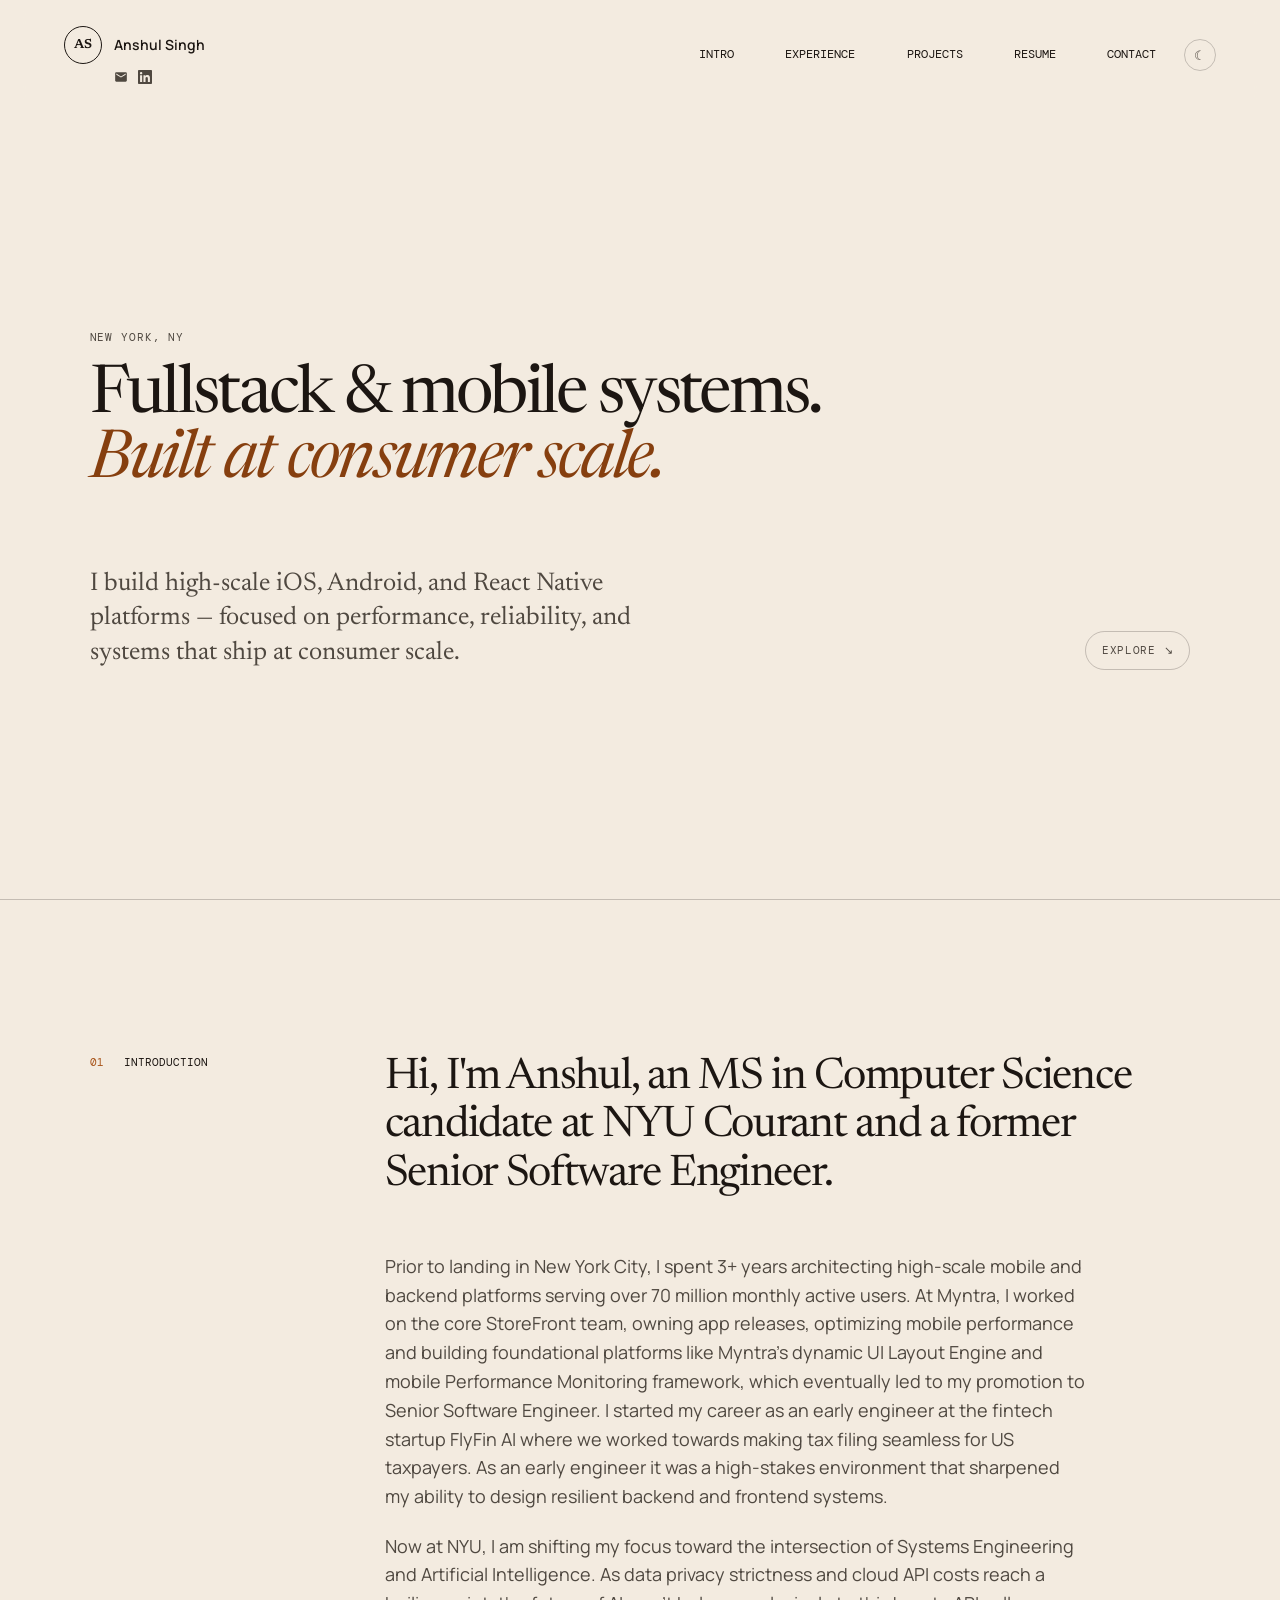
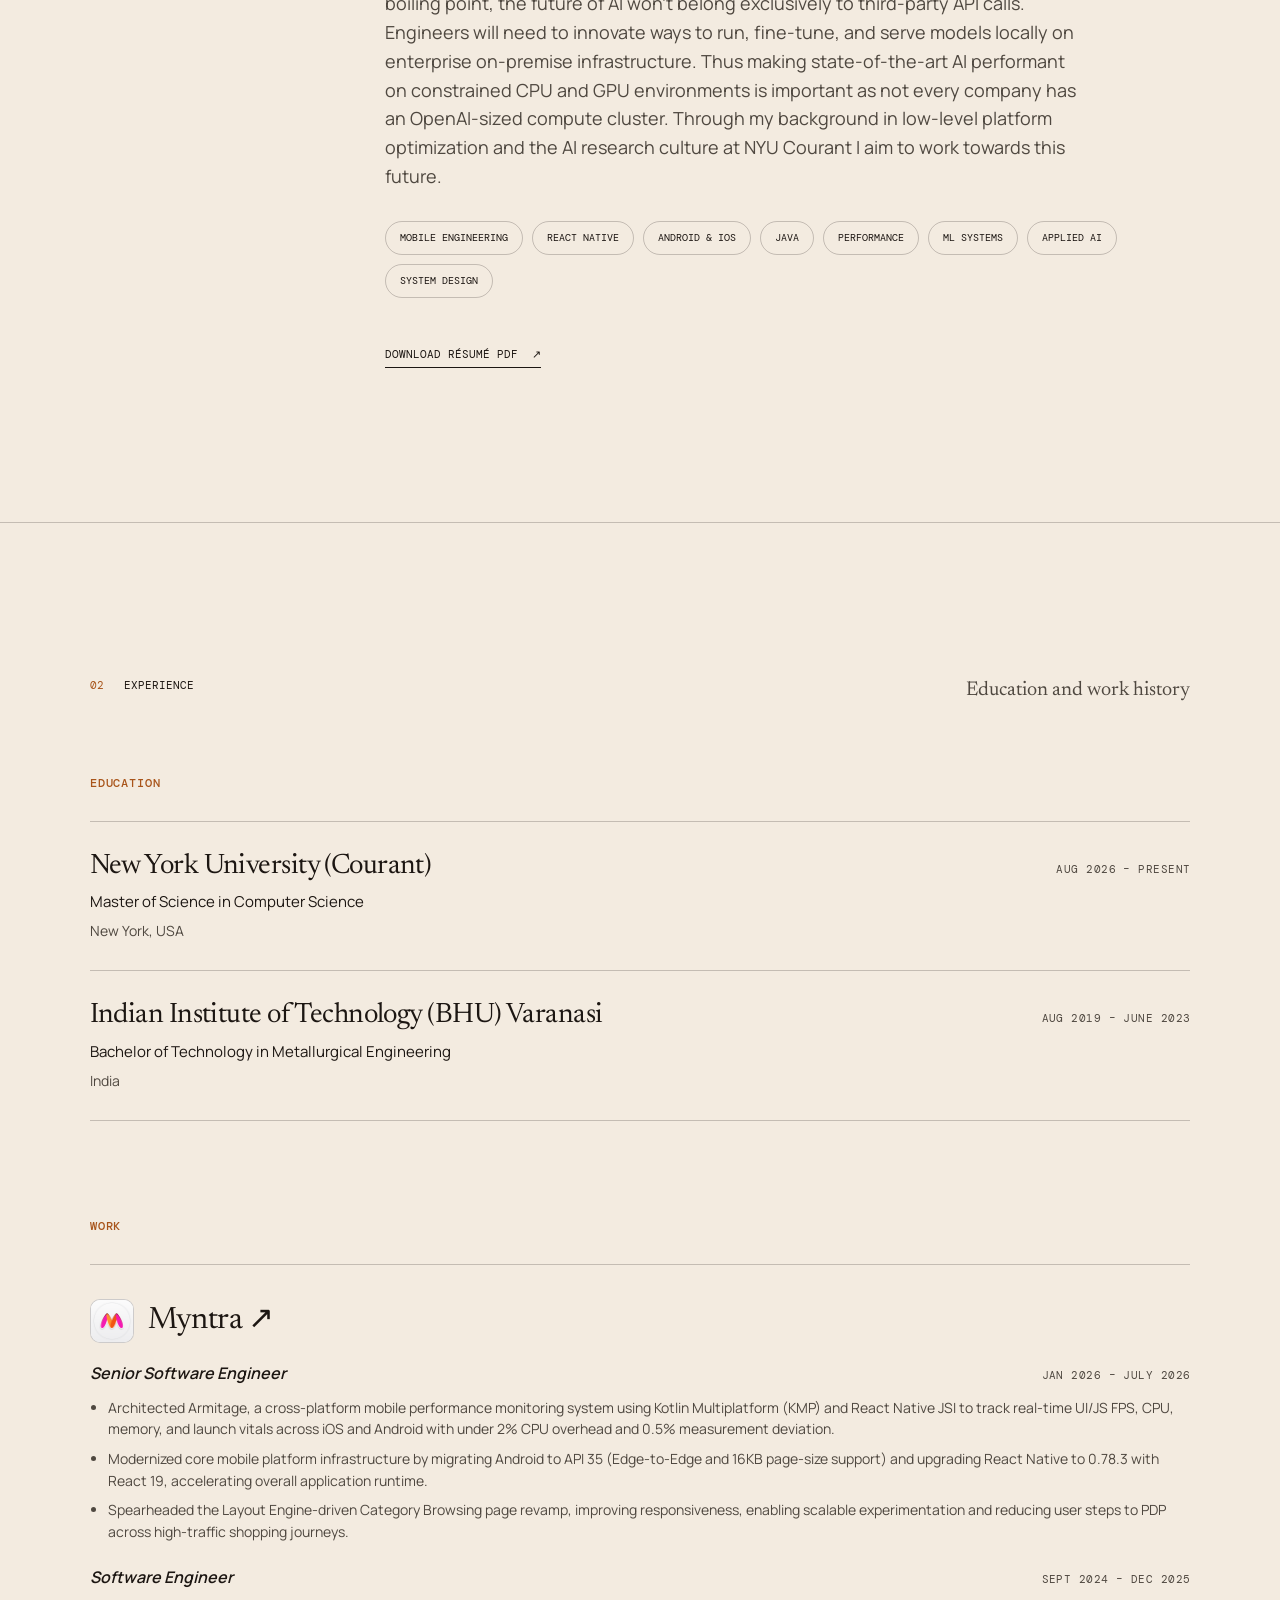
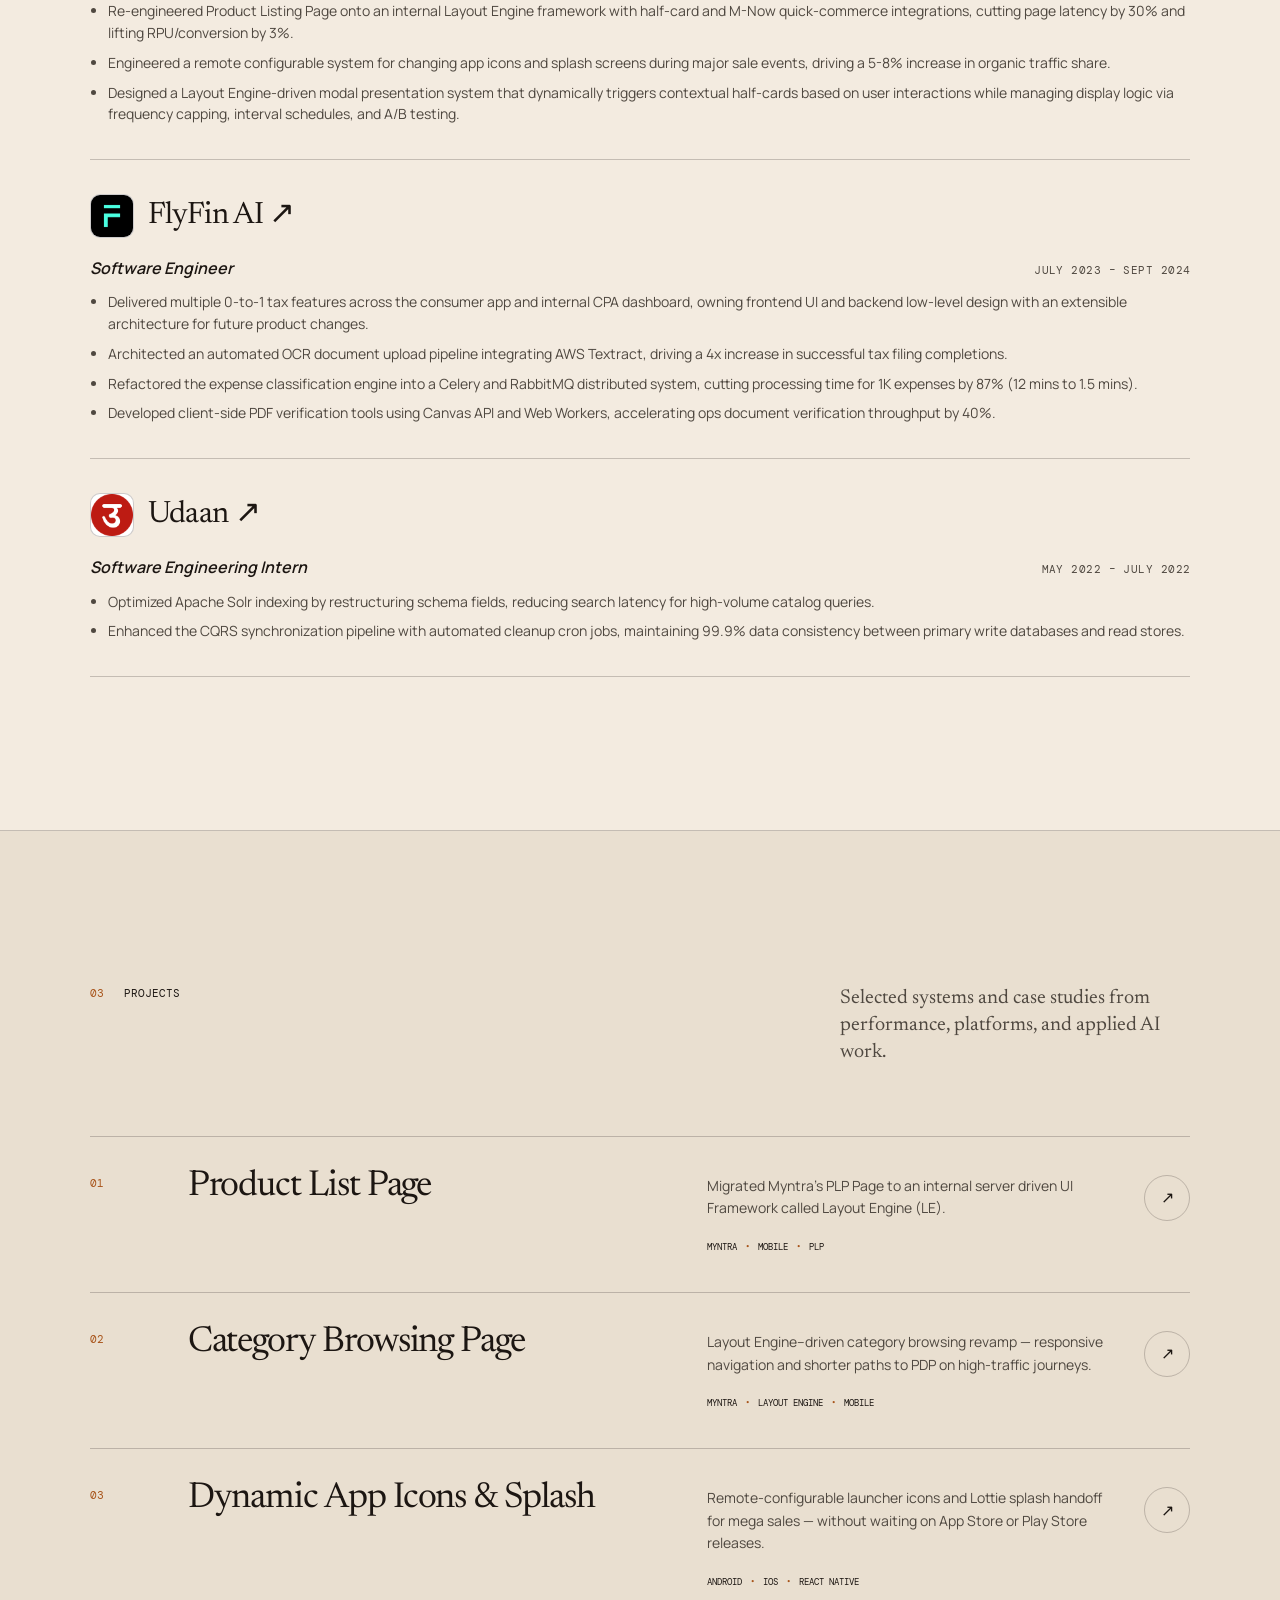
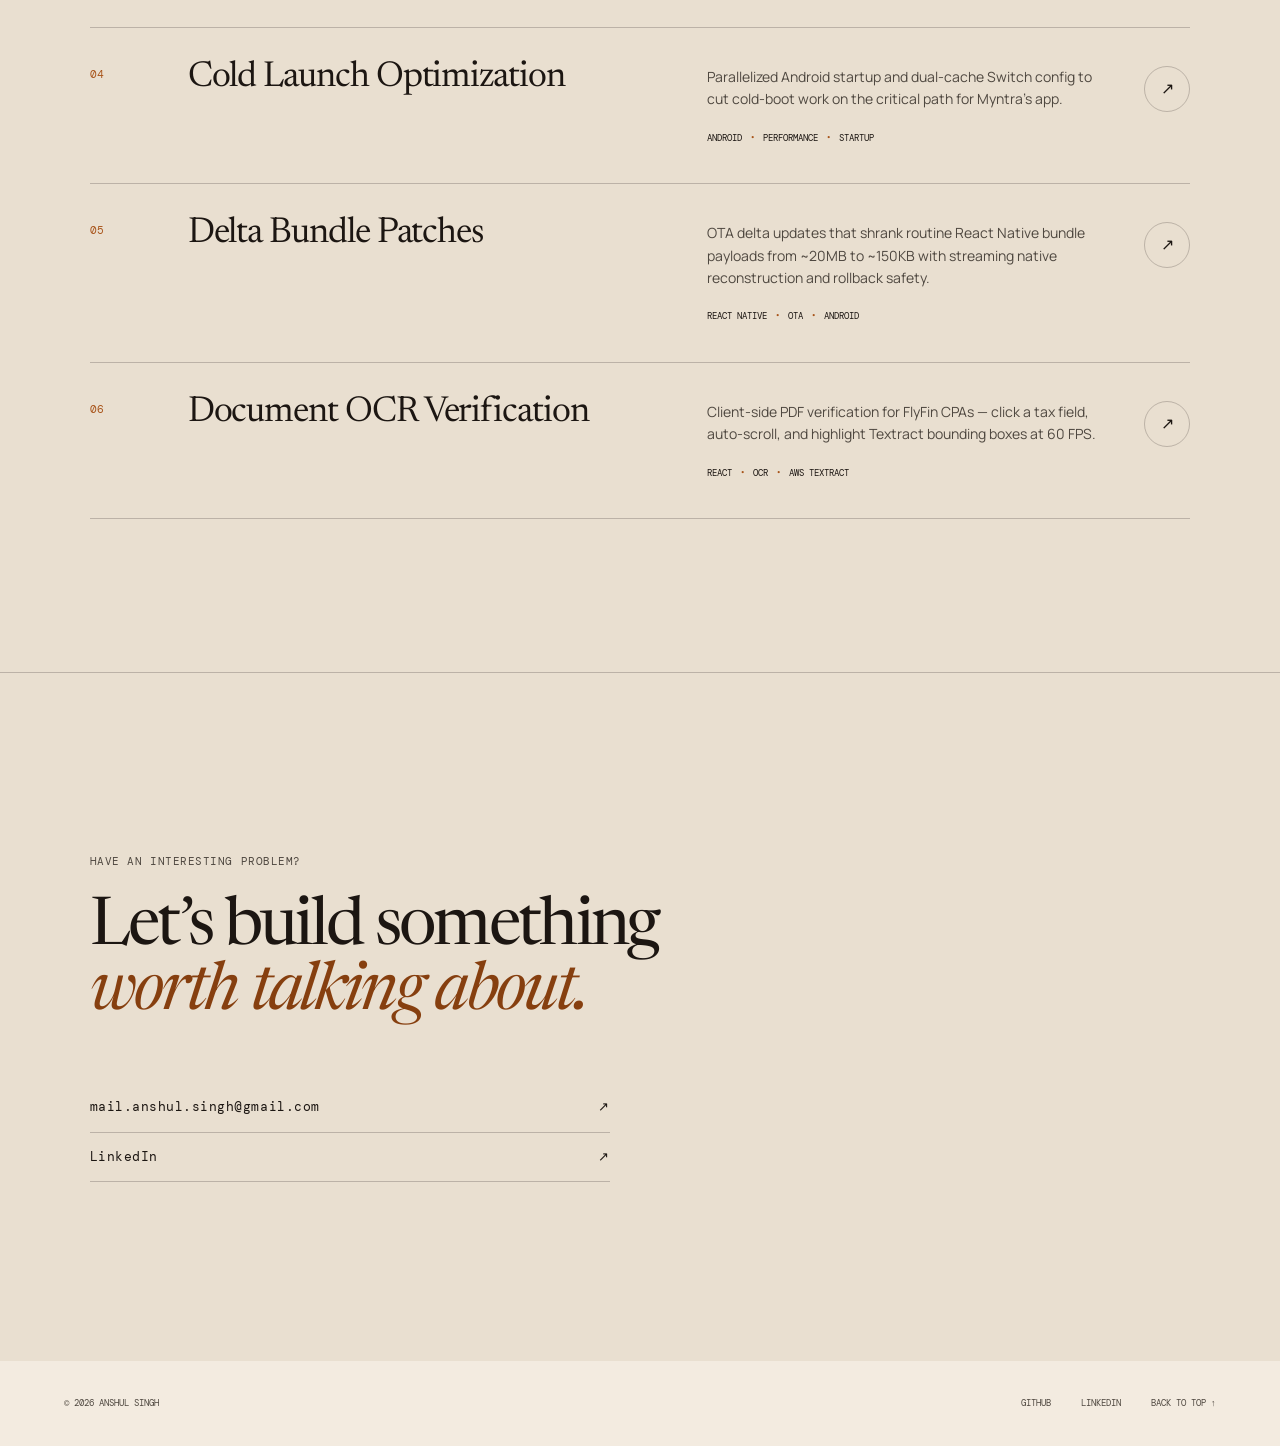
<file: index.html>
<!doctype html>
<html lang="en">
  <head>
    <meta charset="UTF-8" />
    <meta name="viewport" content="width=device-width, initial-scale=1.0" />
    <meta
      name="description"
      content="Anshul Singh — ML Systems and Mobile Systems Engineer. Portfolio covering experience and projects in mobile performance, platforms, and applied AI."
    />
    <meta name="theme-color" content="#1a1612" />
    <title>Anshul Singh — Software Engineer</title>
    <script>
      (function () {
        try {
          var saved = localStorage.getItem("theme");
          var prefersLight = window.matchMedia("(prefers-color-scheme: light)").matches;
          var theme = saved || (prefersLight ? "light" : "dark");
          document.documentElement.setAttribute("data-theme", theme);
        } catch (error) {
          document.documentElement.setAttribute("data-theme", "dark");
        }
      })();
    </script>
    <link rel="preconnect" href="https://fonts.googleapis.com" />
    <link rel="preconnect" href="https://fonts.gstatic.com" crossorigin />
    <link
      href="https://fonts.googleapis.com/css2?family=DM+Mono:wght@400;500&family=Manrope:wght@400;500;600&family=Newsreader:opsz,wght@6..72,400;6..72,500&display=swap"
      rel="stylesheet"
    />
    <link rel="stylesheet" href="styles.css" />
  </head>
  <body>
    <header class="site-header">
      <div class="brand">
        <a class="wordmark" href="#top" aria-label="Go to home">
          <span class="wordmark-mark">AS</span>
          <span class="wordmark-name" data-name>Anshul Singh</span>
        </a>
        <div class="header-contact">
          <a
            class="header-contact-link"
            data-email-link
            href="mailto:mail.anshul.singh@gmail.com"
            aria-label="Email Anshul Singh"
          >
            <svg class="header-contact-icon" viewBox="0 0 24 24" aria-hidden="true" focusable="false">
              <path
                fill="currentColor"
                d="M20 4H4c-1.1 0-2 .9-2 2v12c0 1.1.9 2 2 2h16c1.1 0 2-.9 2-2V6c0-1.1-.9-2-2-2zm0 4-8 5-8-5V6l8 5 8-5v2z"
              />
            </svg>
          </a>
          <a
            class="header-contact-link"
            data-linkedin
            href="https://www.linkedin.com/in/anshul-singh-b58790197/"
            target="_blank"
            rel="noopener noreferrer"
            aria-label="LinkedIn profile"
          >
            <svg class="header-contact-icon" viewBox="0 0 24 24" aria-hidden="true" focusable="false">
              <path
                fill="currentColor"
                d="M20.45 20.45h-3.56v-5.57c0-1.33-.03-3.04-1.85-3.04-1.85 0-2.14 1.45-2.14 2.94v5.67H9.35V9h3.41v1.56h.05c.47-.9 1.64-1.85 3.37-1.85 3.6 0 4.27 2.37 4.27 5.45v6.29zM5.34 7.43a2.06 2.06 0 1 1 0-4.12 2.06 2.06 0 0 1 0 4.12zM7.12 20.45H3.56V9h3.56v11.45zM22.23 0H1.77C.79 0 0 .77 0 1.73v20.54C0 23.23.79 24 1.77 24h20.46c.98 0 1.77-.77 1.77-1.73V1.73C24 .77 23.21 0 22.23 0z"
              />
            </svg>
          </a>
        </div>
      </div>
      <div class="header-actions">
        <button class="menu-toggle" aria-expanded="false" aria-controls="site-nav">
          <span></span><span></span>
          <span class="sr-only">Open menu</span>
        </button>
        <nav id="site-nav" class="site-nav" aria-label="Main navigation">
          <a href="#intro">Intro</a>
          <a href="#experience">Experience</a>
          <a href="#projects">Projects</a>
          <a data-resume href="resume/Anshul_Singh_Resume.pdf" target="_blank" rel="noopener noreferrer">Resume</a>
          <a href="#contact">Contact</a>
        </nav>
        <button
          class="theme-toggle"
          type="button"
          data-theme-toggle
          aria-label="Switch to light theme"
        >
          <span class="theme-icon" data-theme-toggle-icon aria-hidden="true">☀</span>
        </button>
      </div>
    </header>

    <main id="top">
      <section id="intro" class="hero" aria-labelledby="hero-title">
        <p class="hero-location" data-location>New York, NY</p>
        <h1 id="hero-title">
          Fullstack & mobile systems.<br />
          <em>Built at consumer scale.</em>
        </h1>
        <div class="hero-bottom">
          <p class="hero-intro" data-intro></p>
          <a class="round-link" href="#introduction" aria-label="See introduction">
            <span>Explore</span>
            <span aria-hidden="true">↘</span>
          </a>
        </div>
      </section>

      <section id="introduction" class="section about-section">
        <div class="section-label">
          <span>01</span>
          <p>Introduction</p>
        </div>
        <div class="about-content">
          <h2 data-about-headline>
            Hi, I'm Anshul, an MS in Computer Science candidate at NYU Courant and a former Senior
            Software Engineer.
          </h2>
          <div class="about-copy" data-about></div>
          <div class="skills" data-skills aria-label="Skills"></div>
          <a class="text-link resume-link" data-resume href="resume/Anshul_Singh_Resume.pdf" target="_blank">
            Download résumé PDF <span aria-hidden="true">↗</span>
          </a>
        </div>
      </section>

      <section id="experience" class="section resume-section">
        <div class="section-heading">
          <div class="section-label">
            <span>02</span>
            <p>Experience</p>
          </div>
          <p>Education and work history</p>
        </div>

        <div class="resume-block">
          <h3 class="resume-block-title">Education</h3>
          <div class="education-list" data-education></div>
        </div>

        <div class="resume-block">
          <h3 class="resume-block-title">Work</h3>
          <div class="experience-list" data-experience></div>
        </div>
      </section>

      <section id="projects" class="section blog-section">
        <div class="section-heading">
          <div class="section-label">
            <span>03</span>
            <p>Projects</p>
          </div>
          <p>Selected systems and case studies from performance, platforms, and applied AI work.</p>
        </div>
        <div class="project-list" data-projects></div>
      </section>

      <section id="contact" class="contact-section">
        <p class="eyebrow">Have an interesting problem?</p>
        <h2>Let’s build something<br /><em>worth talking about.</em></h2>
        <div class="contact-links">
          <a class="email-link" data-email-link href="mailto:mail.anshul.singh@gmail.com">
            <span data-email>mail.anshul.singh@gmail.com</span>
            <span aria-hidden="true">↗</span>
          </a>
          <a class="email-link contact-social-link" data-linkedin href="https://www.linkedin.com/in/anshul-singh-b58790197/">
            <span>LinkedIn</span>
            <span aria-hidden="true">↗</span>
          </a>
        </div>
      </section>
    </main>

    <footer>
      <p>© <span data-year></span> <span data-name>Anshul Singh</span></p>
      <div>
        <a data-github href="#">GitHub</a>
        <a data-linkedin href="#">LinkedIn</a>
        <a href="#top">Back to top ↑</a>
      </div>
    </footer>

    <div class="reader" data-reader aria-hidden="true">
      <button class="reader-backdrop" data-close-reader aria-label="Close article"></button>
      <article class="reader-panel" role="dialog" aria-modal="true" aria-labelledby="reader-title">
        <div class="reader-toolbar">
          <p>Article</p>
          <button data-close-reader>Close <span aria-hidden="true">×</span></button>
        </div>
        <div class="reader-content" data-reader-content></div>
      </article>
    </div>

    <script src="content.js"></script>
    <script src="app.js"></script>
  </body>
</html>
</file>
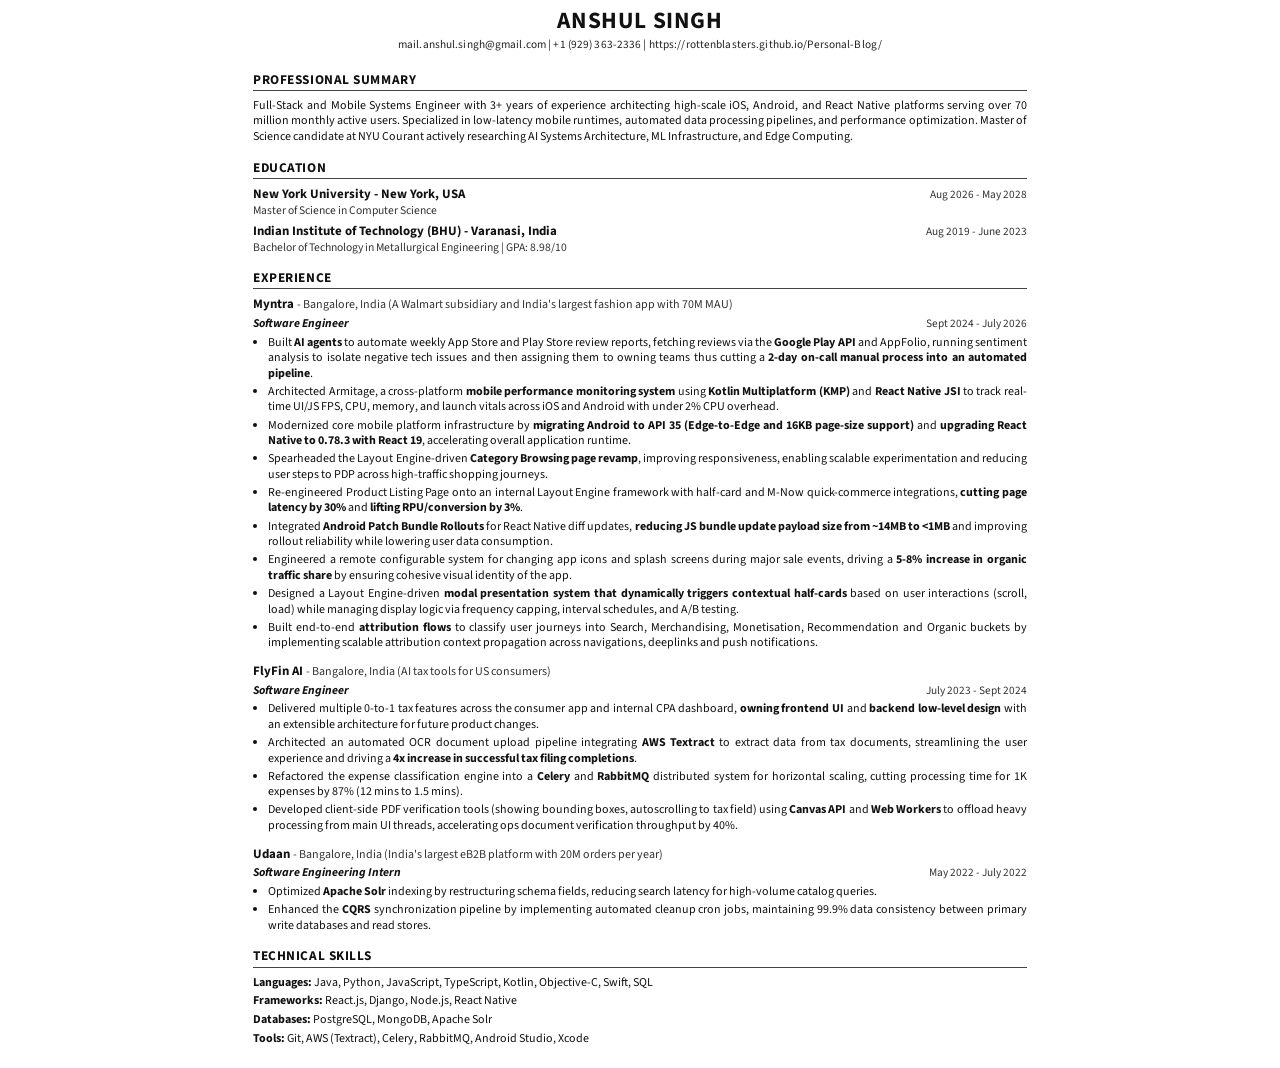
<file: resume/resume-V2.html>
<!DOCTYPE html>
<html lang="en">

<head>
  <meta charset="UTF-8">
  <title>Anshul Singh Resume</title>
  <link rel="preconnect" href="https://fonts.googleapis.com" />
  <link rel="preconnect" href="https://fonts.gstatic.com" crossorigin />
  <link
    href="https://fonts.googleapis.com/css2?family=Source+Sans+3:ital,wght@0,400;0,600;0,700;1,700&display=swap"
    rel="stylesheet"
  />
  <style>
    @page {
      size: A4;
      margin: 10mm 5mm;
    }

    * {
      box-sizing: border-box;
    }

    body {
      font-family: "Source Sans 3", "Segoe UI", Calibri, Arial, sans-serif;
      color: #111;
      margin: 0 auto;
      padding: 8px 10px;
      max-width: 210mm;
      font-size: 9pt;
      line-height: 1.3;
      font-weight: 400;
      -webkit-font-smoothing: antialiased;
    }

    @media print {
      body {
        padding: 0;
        max-width: none;
      }
    }

    .header {
      text-align: center;
      padding-bottom: 6px;
      margin-bottom: 12px;
    }

    .name {
      font-family: "Source Sans 3", "Segoe UI", Calibri, Arial, sans-serif;
      font-size: 17.5pt;
      font-weight: 700;
      letter-spacing: 0.6px;
      margin: 0 0 3px;
      text-transform: uppercase;
      line-height: 1.15;
    }

    .contact-info {
      font-size: 8.5pt;
      color: #222;
      letter-spacing: 0.01em;
    }

    .section {
      margin-bottom: 14px;
    }

    .section-title {
      font-size: 10pt;
      font-weight: 700;
      text-transform: uppercase;
      letter-spacing: 0.55px;
      border-bottom: 1px solid #444;
      padding-bottom: 2px;
      margin: 0 0 7px;
    }

    .summary {
      margin: 0;
      text-align: justify;
    }

    .entry {
      margin-bottom: 12px;
    }

    .entry:last-child {
      margin-bottom: 0;
    }

    .education .entry {
      margin-bottom: 5px;
    }

    .education .entry:last-child {
      margin-bottom: 0;
    }

    .row {
      display: flex;
      justify-content: space-between;
      align-items: baseline;
      gap: 12px;
      width: 100%;
    }

    .row-left {
      flex: 1;
      min-width: 0;
    }

    .row-right {
      flex: 0 0 auto;
      white-space: nowrap;
      font-size: 8.5pt;
      color: #333;
      text-align: right;
    }

    .org {
      font-weight: 700;
      font-size: 9.7pt;
      margin: 0;
    }

    .meta {
      font-weight: 400;
      font-size: 9pt;
      color: #333;
    }

    .role-line {
      font-size: 9pt;
      margin: 3px 0 0;
    }

    .role-line .role {
      font-weight: 700;
      font-style: italic;
    }

    .degree {
      margin: 0;
      font-size: 8.7pt;
      color: #333;
    }

    .sub-role {
      margin-top: 8px;
    }

    .sub-role:first-of-type {
      margin-top: 3px;
    }

    ul {
      margin: 3px 0 0;
      padding-left: 15px;
    }

    li {
      margin-bottom: 2.5px;
      text-align: justify;
    }

    li:last-child {
      margin-bottom: 0;
    }

    .skills-line {
      margin: 0 0 3px;
      text-align: justify;
    }

    .skills-line strong {
      font-weight: 700;
    }

    @media print {
      body {
        max-width: none;
      }
    }
  </style>
</head>

<body>

  <header class="header">
    <h1 class="name">Anshul Singh</h1>
    <div class="contact-info">
      mail.anshul.singh@gmail.com | +1 (929) 363-2336 |
      https://rottenblasters.github.io/Personal-Blog/
    </div>
  </header>

  <section class="section">
    <h2 class="section-title">Professional Summary</h2>
    <p class="summary">
      Full-Stack and Mobile Systems Engineer with 3+ years of experience architecting high-scale iOS, Android, and React Native
      platforms serving over 70 million monthly active users. Specialized in low-latency mobile runtimes, automated data
      processing pipelines, and performance optimization. Master of Science candidate at NYU Courant actively researching
      AI Systems Architecture, ML Infrastructure, and Edge Computing.
    </p>
  </section>

  <section class="section education">
    <h2 class="section-title">Education</h2>
    <div class="entry">
      <div class="row">
        <div class="row-left"><p class="org">New York University - New York, USA</p></div>
        <div class="row-right">Aug 2026 - May 2028</div>
      </div>
      <p class="degree">Master of Science in Computer Science</p>
    </div>
    <div class="entry">
      <div class="row">
        <div class="row-left"><p class="org">Indian Institute of Technology (BHU) - Varanasi, India</p></div>
        <div class="row-right">Aug 2019 - June 2023</div>
      </div>
      <p class="degree">Bachelor of Technology in Metallurgical Engineering | GPA: 8.98/10</p>
    </div>
  </section>

  <section class="section">
    <h2 class="section-title">Experience</h2>

    <div class="entry">
      <p class="org">Myntra <span class="meta">- Bangalore, India (A Walmart subsidiary and India's largest fashion app with 70M MAU)</span></p>

      <div class="sub-role">
        <div class="row role-line">
          <div class="row-left"><span class="role">Software Engineer</span></div>
          <div class="row-right">Sept 2024 - July 2026</div>
        </div>
        <ul>
          <li>Built <strong>AI agents</strong> to automate weekly App Store and Play Store review reports, fetching reviews via the
            <strong>Google Play API</strong> and AppFolio, running sentiment analysis to isolate negative tech issues and then assigning
            them to owning teams thus cutting a <strong>2-day on-call manual process into an automated pipeline</strong>.</li>
          <li>Architected Armitage, a cross-platform <strong>mobile performance monitoring system</strong> using <strong>Kotlin Multiplatform (KMP)</strong>
            and <strong>React Native JSI</strong> to track real-time UI/JS FPS, CPU, memory, and launch vitals across iOS and Android
            with under 2% CPU overhead.</li>
          <li>Modernized core mobile platform infrastructure by <strong>migrating Android to API 35 (Edge-to-Edge and
            16KB page-size support)</strong> and <strong>upgrading React Native to 0.78.3 with
            React 19</strong>, accelerating overall application runtime.</li>
          <li>Spearheaded the Layout Engine-driven <strong>Category Browsing page revamp</strong>, improving responsiveness, enabling scalable
            experimentation and reducing user steps to PDP across high-traffic shopping journeys.</li>
          <li>Re-engineered Product Listing Page onto an internal Layout Engine framework with half-card and M-Now quick-commerce
            integrations, <strong>cutting page latency by 30%</strong> and <strong>lifting RPU/conversion by 3%</strong>.</li>
          <li>Integrated <strong>Android Patch Bundle Rollouts</strong> for React Native diff updates,
            <strong>reducing JS bundle update payload size from ~14MB to &lt;1MB</strong> and improving rollout reliability while
            lowering user data consumption.</li>
          <li>Engineered a remote configurable system for changing app icons and splash screens during major sale events,
            driving a <strong>5-8% increase in organic traffic share</strong> by ensuring cohesive visual identity of the app.</li>
          <li>Designed a Layout Engine-driven <strong>modal presentation system that dynamically triggers contextual half-cards</strong> based on
            user interactions (scroll, load) while managing display logic via frequency capping, interval schedules, and
            A/B testing.</li>
          <li>Built end-to-end <strong>attribution flows</strong> to classify user journeys into Search, Merchandising, Monetisation,
            Recommendation and Organic buckets by implementing scalable attribution context propagation across navigations,
            deeplinks and push notifications.</li>
        </ul>
      </div>
    </div>

    <div class="entry">
      <p class="org">FlyFin AI <span class="meta">- Bangalore, India (AI tax tools for US consumers)</span></p>
      <div class="sub-role">
        <div class="row role-line">
          <div class="row-left"><span class="role">Software Engineer</span></div>
          <div class="row-right">July 2023 - Sept 2024</div>
        </div>
        <ul>
          <li>Delivered multiple 0-to-1 tax features across the consumer app and internal CPA dashboard,
            <strong>owning frontend UI</strong> and <strong>backend low-level design</strong> with an extensible architecture for future product changes.</li>
          <li>Architected an automated OCR document upload pipeline integrating <strong>AWS Textract</strong> to extract data from tax documents,
            streamlining the user experience and driving a <strong>4x increase in successful tax filing completions</strong>.</li>
          <li>Refactored the expense classification engine into a <strong>Celery</strong> and <strong>RabbitMQ</strong> distributed system
            for horizontal scaling, cutting processing time for 1K expenses by 87%
            (12 mins to 1.5 mins).</li>
          <li>Developed client-side PDF verification tools (showing bounding boxes, autoscrolling to tax field) using
            <strong>Canvas API</strong> and <strong>Web Workers</strong> to offload heavy processing from main UI threads,
            accelerating ops document verification throughput by 40%.</li>
        </ul>
      </div>
    </div>

    <div class="entry">
      <p class="org">Udaan <span class="meta">- Bangalore, India (India's largest eB2B platform with 20M orders per year)</span></p>
      <div class="sub-role">
        <div class="row role-line">
          <div class="row-left"><span class="role">Software Engineering Intern</span></div>
          <div class="row-right">May 2022 - July 2022</div>
        </div>
        <ul>
          <li>Optimized <strong>Apache Solr</strong> indexing by restructuring schema fields, reducing search latency
            for high-volume catalog queries.</li>
          <li>Enhanced the <strong>CQRS</strong> synchronization pipeline by implementing automated cleanup cron jobs,
            maintaining 99.9% data consistency between primary write databases and read stores.</li>
        </ul>
      </div>
    </div>
  </section>

  <section class="section">
    <h2 class="section-title">Technical Skills</h2>
    <p class="skills-line"><strong>Languages:</strong> Java, Python, JavaScript, TypeScript, Kotlin, Objective-C, Swift,
      SQL</p>
    <p class="skills-line"><strong>Frameworks:</strong> React.js, Django, Node.js, React Native</p>
    <p class="skills-line"><strong>Databases:</strong> PostgreSQL, MongoDB, Apache Solr</p>
    <p class="skills-line"><strong>Tools:</strong> Git, AWS (Textract), Celery, RabbitMQ, Android Studio, Xcode</p>
  </section>

</body>

</html>
</file>
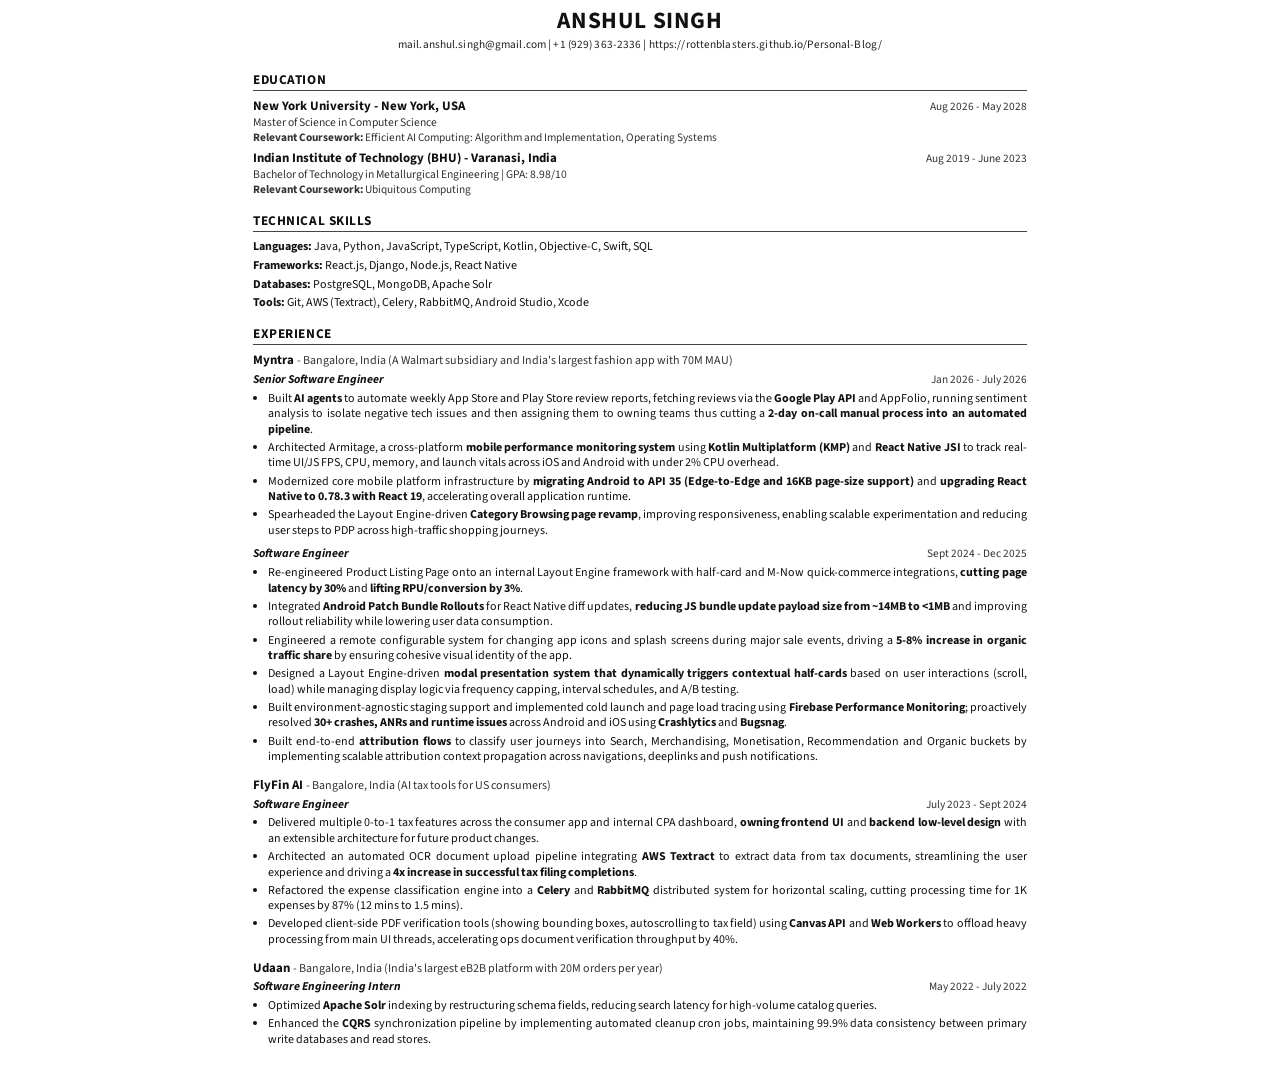
<file: resume/resume.html>
<!DOCTYPE html>
<html lang="en">

<head>
  <meta charset="UTF-8">
  <title>Anshul Singh Resume</title>
  <link rel="preconnect" href="https://fonts.googleapis.com" />
  <link rel="preconnect" href="https://fonts.gstatic.com" crossorigin />
  <link
    href="https://fonts.googleapis.com/css2?family=Source+Sans+3:ital,wght@0,400;0,600;0,700;1,700&display=swap"
    rel="stylesheet"
  />
  <style>
    @page {
      size: A4;
      margin: 10mm 5mm;
    }

    * {
      box-sizing: border-box;
    }

    body {
      font-family: "Source Sans 3", "Segoe UI", Calibri, Arial, sans-serif;
      color: #111;
      margin: 0 auto;
      padding: 8px 10px;
      max-width: 210mm;
      font-size: 9pt;
      line-height: 1.3;
      font-weight: 400;
      -webkit-font-smoothing: antialiased;
    }

    @media print {
      body {
        padding: 0;
        max-width: none;
      }
    }

    .header {
      text-align: center;
      padding-bottom: 6px;
      margin-bottom: 12px;
    }

    .name {
      font-family: "Source Sans 3", "Segoe UI", Calibri, Arial, sans-serif;
      font-size: 17.5pt;
      font-weight: 700;
      letter-spacing: 0.6px;
      margin: 0 0 3px;
      text-transform: uppercase;
      line-height: 1.15;
    }

    .contact-info {
      font-size: 8.5pt;
      color: #222;
      letter-spacing: 0.01em;
    }

    .section {
      margin-bottom: 14px;
    }

    .section-title {
      font-size: 10pt;
      font-weight: 700;
      text-transform: uppercase;
      letter-spacing: 0.55px;
      border-bottom: 1px solid #444;
      padding-bottom: 2px;
      margin: 0 0 7px;
    }

    .summary {
      margin: 0;
      text-align: justify;
    }

    .entry {
      margin-bottom: 12px;
    }

    .entry:last-child {
      margin-bottom: 0;
    }

    .education .entry {
      margin-bottom: 5px;
    }

    .education .entry:last-child {
      margin-bottom: 0;
    }

    .row {
      display: flex;
      justify-content: space-between;
      align-items: baseline;
      gap: 12px;
      width: 100%;
    }

    .row-left {
      flex: 1;
      min-width: 0;
    }

    .row-right {
      flex: 0 0 auto;
      white-space: nowrap;
      font-size: 8.5pt;
      color: #333;
      text-align: right;
    }

    .org {
      font-weight: 700;
      font-size: 9.7pt;
      margin: 0;
    }

    .meta {
      font-weight: 400;
      font-size: 9pt;
      color: #333;
    }

    .role-line {
      font-size: 9pt;
      margin: 3px 0 0;
    }

    .role-line .role {
      font-weight: 700;
      font-style: italic;
    }

    .degree {
      margin: 0;
      font-size: 8.7pt;
      color: #333;
    }

    .courses {
      margin: 1px 0 0;
      font-size: 8.5pt;
      color: #333;
    }

    .sub-role {
      margin-top: 8px;
    }

    .sub-role:first-of-type {
      margin-top: 3px;
    }

    ul {
      margin: 3px 0 0;
      padding-left: 15px;
    }

    li {
      margin-bottom: 2.5px;
      text-align: justify;
    }

    li:last-child {
      margin-bottom: 0;
    }

    .skills-line {
      margin: 0 0 3px;
      text-align: justify;
    }

    .skills-line strong {
      font-weight: 700;
    }

    @media print {
      body {
        max-width: none;
      }
    }
  </style>
</head>

<body>

  <header class="header">
    <h1 class="name">Anshul Singh</h1>
    <div class="contact-info">
      mail.anshul.singh@gmail.com | +1 (929) 363-2336 |
      https://rottenblasters.github.io/Personal-Blog/
    </div>
  </header>

  <section class="section education">
    <h2 class="section-title">Education</h2>
    <div class="entry">
      <div class="row">
        <div class="row-left"><p class="org">New York University - New York, USA</p></div>
        <div class="row-right">Aug 2026 - May 2028</div>
      </div>
      <p class="degree">Master of Science in Computer Science</p>
      <p class="courses"><strong>Relevant Coursework:</strong> Efficient AI Computing: Algorithm and Implementation, Operating Systems</p>
    </div>
    <div class="entry">
      <div class="row">
        <div class="row-left"><p class="org">Indian Institute of Technology (BHU) - Varanasi, India</p></div>
        <div class="row-right">Aug 2019 - June 2023</div>
      </div>
      <p class="degree">Bachelor of Technology in Metallurgical Engineering | GPA: 8.98/10</p>
      <p class="courses"><strong>Relevant Coursework:</strong> Ubiquitous Computing</p>
    </div>
  </section>

  <section class="section">
    <h2 class="section-title">Technical Skills</h2>
    <p class="skills-line"><strong>Languages:</strong> Java, Python, JavaScript, TypeScript, Kotlin, Objective-C, Swift,
      SQL</p>
    <p class="skills-line"><strong>Frameworks:</strong> React.js, Django, Node.js, React Native</p>
    <p class="skills-line"><strong>Databases:</strong> PostgreSQL, MongoDB, Apache Solr</p>
    <p class="skills-line"><strong>Tools:</strong> Git, AWS (Textract), Celery, RabbitMQ, Android Studio, Xcode</p>
  </section>

  <section class="section">
    <h2 class="section-title">Experience</h2>

    <div class="entry">
      <p class="org">Myntra <span class="meta">- Bangalore, India (A Walmart subsidiary and India's largest fashion app with 70M MAU)</span></p>

      <div class="sub-role">
        <div class="row role-line">
          <div class="row-left"><span class="role">Senior Software Engineer</span></div>
          <div class="row-right">Jan 2026 - July 2026</div>
        </div>
        <ul>
          <li>Built <strong>AI agents</strong> to automate weekly App Store and Play Store review reports, fetching reviews via the
            <strong>Google Play API</strong> and AppFolio, running sentiment analysis to isolate negative tech issues and then assigning
            them to owning teams thus cutting a <strong>2-day on-call manual process into an automated pipeline</strong>.</li>
          <li>Architected Armitage, a cross-platform <strong>mobile performance monitoring system</strong> using <strong>Kotlin Multiplatform (KMP)</strong>
            and <strong>React Native JSI</strong> to track real-time UI/JS FPS, CPU, memory, and launch vitals across iOS and Android
            with under 2% CPU overhead.</li>
          <li>Modernized core mobile platform infrastructure by <strong>migrating Android to API 35 (Edge-to-Edge and
            16KB page-size support)</strong> and <strong>upgrading React Native to 0.78.3 with
            React 19</strong>, accelerating overall application runtime.</li>
          <li>Spearheaded the Layout Engine-driven <strong>Category Browsing page revamp</strong>, improving responsiveness, enabling scalable
            experimentation and reducing user steps to PDP across high-traffic shopping journeys.</li>
        </ul>
      </div>

      <div class="sub-role">
        <div class="row role-line">
          <div class="row-left"><span class="role">Software Engineer</span></div>
          <div class="row-right">Sept 2024 - Dec 2025</div>
        </div>
        <ul>
          <li>Re-engineered Product Listing Page onto an internal Layout Engine framework with half-card and M-Now quick-commerce
            integrations, <strong>cutting page latency by 30%</strong> and <strong>lifting RPU/conversion by 3%</strong>.</li>
          <li>Integrated <strong>Android Patch Bundle Rollouts</strong> for React Native diff updates,
            <strong>reducing JS bundle update payload size from ~14MB to &lt;1MB</strong> and improving rollout reliability while
            lowering user data consumption.</li>
          <li>Engineered a remote configurable system for changing app icons and splash screens during major sale events,
            driving a <strong>5-8% increase in organic traffic share</strong> by ensuring cohesive visual identity of the app.</li>
          <li>Designed a Layout Engine-driven <strong>modal presentation system that dynamically triggers contextual half-cards</strong> based on
            user interactions (scroll, load) while managing display logic via frequency capping, interval schedules, and
            A/B testing.</li>
          <li>Built environment-agnostic staging support and implemented cold launch and page load tracing using
            <strong>Firebase Performance Monitoring</strong>; proactively resolved <strong>30+ crashes, ANRs and runtime issues</strong>
            across Android and iOS using <strong>Crashlytics</strong> and <strong>Bugsnag</strong>.</li>
          <li>Built end-to-end <strong>attribution flows</strong> to classify user journeys into Search, Merchandising, Monetisation,
            Recommendation and Organic buckets by implementing scalable attribution context propagation across navigations,
            deeplinks and push notifications.</li>
        </ul>
      </div>
    </div>

    <div class="entry">
      <p class="org">FlyFin AI <span class="meta">- Bangalore, India (AI tax tools for US consumers)</span></p>
      <div class="sub-role">
        <div class="row role-line">
          <div class="row-left"><span class="role">Software Engineer</span></div>
          <div class="row-right">July 2023 - Sept 2024</div>
        </div>
        <ul>
          <li>Delivered multiple 0-to-1 tax features across the consumer app and internal CPA dashboard,
            <strong>owning frontend UI</strong> and <strong>backend low-level design</strong> with an extensible architecture for future product changes.</li>
          <li>Architected an automated OCR document upload pipeline integrating <strong>AWS Textract</strong> to extract data from tax documents,
            streamlining the user experience and driving a <strong>4x increase in successful tax filing completions</strong>.</li>
          <li>Refactored the expense classification engine into a <strong>Celery</strong> and <strong>RabbitMQ</strong> distributed system
            for horizontal scaling, cutting processing time for 1K expenses by 87%
            (12 mins to 1.5 mins).</li>
          <li>Developed client-side PDF verification tools (showing bounding boxes, autoscrolling to tax field) using
            <strong>Canvas API</strong> and <strong>Web Workers</strong> to offload heavy processing from main UI threads,
            accelerating ops document verification throughput by 40%.</li>
        </ul>
      </div>
    </div>

    <div class="entry">
      <p class="org">Udaan <span class="meta">- Bangalore, India (India's largest eB2B platform with 20M orders per year)</span></p>
      <div class="sub-role">
        <div class="row role-line">
          <div class="row-left"><span class="role">Software Engineering Intern</span></div>
          <div class="row-right">May 2022 - July 2022</div>
        </div>
        <ul>
          <li>Optimized <strong>Apache Solr</strong> indexing by restructuring schema fields, reducing search latency
            for high-volume catalog queries.</li>
          <li>Enhanced the <strong>CQRS</strong> synchronization pipeline by implementing automated cleanup cron jobs,
            maintaining 99.9% data consistency between primary write databases and read stores.</li>
        </ul>
      </div>
    </div>
  </section>

</body>

</html>
</file>
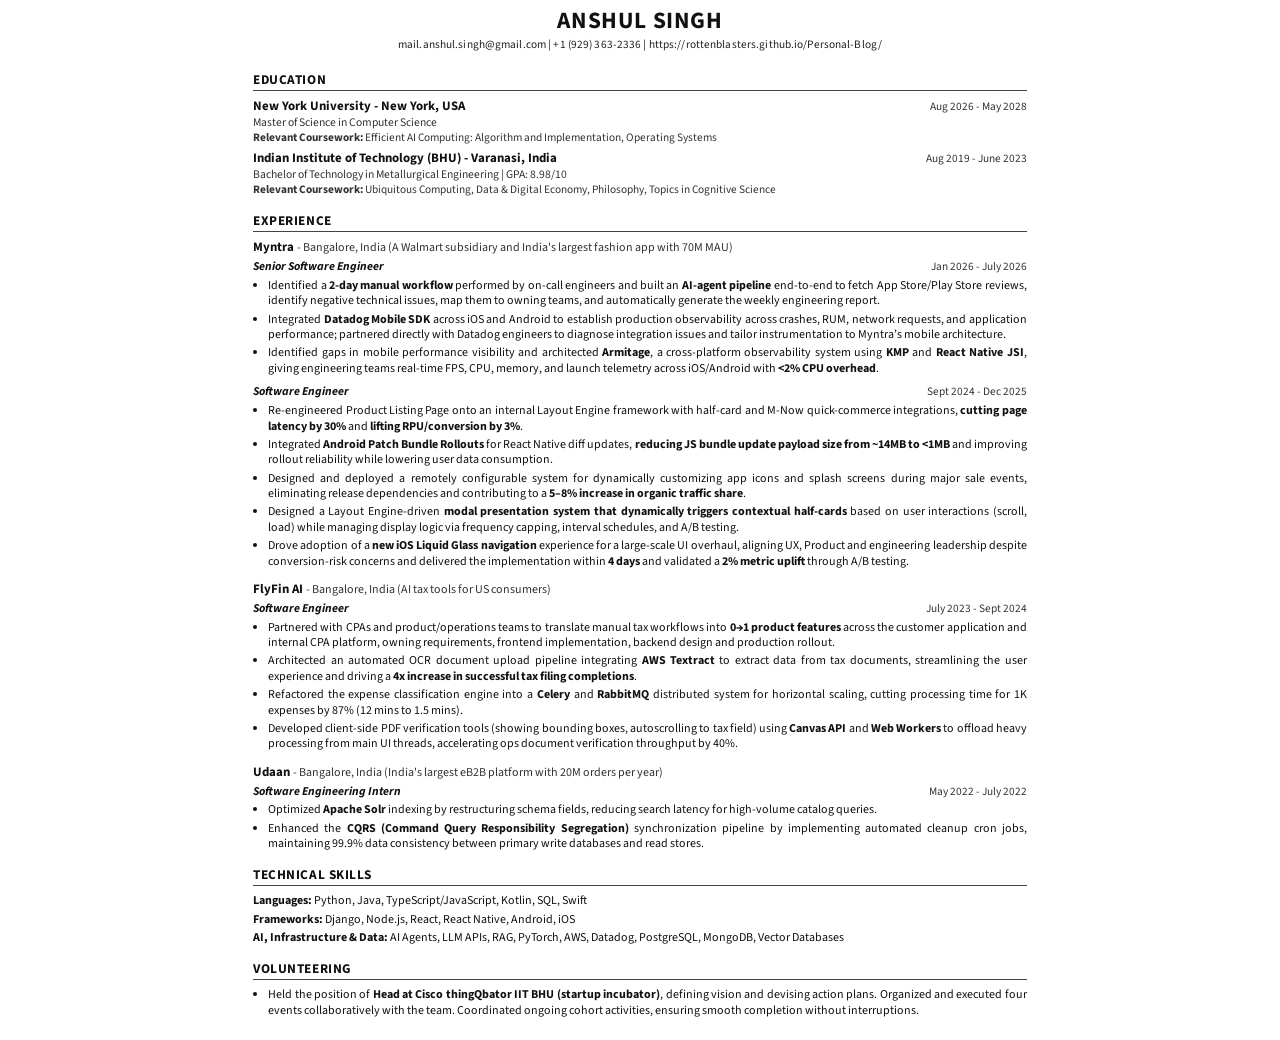
<file: resume/resume_fde.html>
<!DOCTYPE html>
<html lang="en">

<head>
  <meta charset="UTF-8">
  <title>Anshul Singh Resume</title>
  <link rel="preconnect" href="https://fonts.googleapis.com" />
  <link rel="preconnect" href="https://fonts.gstatic.com" crossorigin />
  <link
    href="https://fonts.googleapis.com/css2?family=Source+Sans+3:ital,wght@0,400;0,600;0,700;1,700&display=swap"
    rel="stylesheet"
  />
  <style>
    @page {
      size: A4;
      margin: 10mm 5mm;
    }

    * {
      box-sizing: border-box;
    }

    body {
      font-family: "Source Sans 3", "Segoe UI", Calibri, Arial, sans-serif;
      color: #111;
      margin: 0 auto;
      padding: 8px 10px;
      max-width: 210mm;
      font-size: 9pt;
      line-height: 1.3;
      font-weight: 400;
      -webkit-font-smoothing: antialiased;
    }

    @media print {
      body {
        padding: 0;
        max-width: none;
      }
    }

    .header {
      text-align: center;
      padding-bottom: 6px;
      margin-bottom: 12px;
    }

    .name {
      font-family: "Source Sans 3", "Segoe UI", Calibri, Arial, sans-serif;
      font-size: 17.5pt;
      font-weight: 700;
      letter-spacing: 0.6px;
      margin: 0 0 3px;
      text-transform: uppercase;
      line-height: 1.15;
    }

    .contact-info {
      font-size: 8.5pt;
      color: #222;
      letter-spacing: 0.01em;
    }

    .section {
      margin-bottom: 14px;
    }

    .section-title {
      font-size: 10pt;
      font-weight: 700;
      text-transform: uppercase;
      letter-spacing: 0.55px;
      border-bottom: 1px solid #444;
      padding-bottom: 2px;
      margin: 0 0 7px;
    }

    .summary {
      margin: 0;
      text-align: justify;
    }

    .entry {
      margin-bottom: 12px;
    }

    .entry:last-child {
      margin-bottom: 0;
    }

    .education .entry {
      margin-bottom: 5px;
    }

    .education .entry:last-child {
      margin-bottom: 0;
    }

    .row {
      display: flex;
      justify-content: space-between;
      align-items: baseline;
      gap: 12px;
      width: 100%;
    }

    .row-left {
      flex: 1;
      min-width: 0;
    }

    .row-right {
      flex: 0 0 auto;
      white-space: nowrap;
      font-size: 8.5pt;
      color: #333;
      text-align: right;
    }

    .org {
      font-weight: 700;
      font-size: 9.7pt;
      margin: 0;
    }

    .meta {
      font-weight: 400;
      font-size: 9pt;
      color: #333;
    }

    .role-line {
      font-size: 9pt;
      margin: 3px 0 0;
    }

    .role-line .role {
      font-weight: 700;
      font-style: italic;
    }

    .degree {
      margin: 0;
      font-size: 8.7pt;
      color: #333;
    }

    .courses {
      margin: 1px 0 0;
      font-size: 8.5pt;
      color: #333;
    }

    .sub-role {
      margin-top: 8px;
    }

    .sub-role:first-of-type {
      margin-top: 3px;
    }

    ul {
      margin: 3px 0 0;
      padding-left: 15px;
    }

    li {
      margin-bottom: 2.5px;
      text-align: justify;
    }

    li:last-child {
      margin-bottom: 0;
    }

    .skills-line {
      margin: 0 0 3px;
      text-align: justify;
    }

    .skills-line strong {
      font-weight: 700;
    }

    @media print {
      body {
        max-width: none;
      }
    }
  </style>
</head>

<body>

  <header class="header">
    <h1 class="name">Anshul Singh</h1>
    <div class="contact-info">
      mail.anshul.singh@gmail.com | +1 (929) 363-2336 |
      https://rottenblasters.github.io/Personal-Blog/
    </div>
  </header>

  <section class="section education">
    <h2 class="section-title">Education</h2>
    <div class="entry">
      <div class="row">
        <div class="row-left"><p class="org">New York University - New York, USA</p></div>
        <div class="row-right">Aug 2026 - May 2028</div>
      </div>
      <p class="degree">Master of Science in Computer Science</p>
      <p class="courses"><strong>Relevant Coursework:</strong> Efficient AI Computing: Algorithm and Implementation, Operating Systems</p>
    </div>
    <div class="entry">
      <div class="row">
        <div class="row-left"><p class="org">Indian Institute of Technology (BHU) - Varanasi, India</p></div>
        <div class="row-right">Aug 2019 - June 2023</div>
      </div>
      <p class="degree">Bachelor of Technology in Metallurgical Engineering | GPA: 8.98/10</p>
      <p class="courses"><strong>Relevant Coursework:</strong> Ubiquitous Computing, Data &amp; Digital Economy, Philosophy,
        Topics in Cognitive Science</p>
    </div>
  </section>

  <section class="section">
    <h2 class="section-title">Experience</h2>

    <div class="entry">
      <p class="org">Myntra <span class="meta">- Bangalore, India (A Walmart subsidiary and India's largest fashion app with 70M MAU)</span></p>

      <div class="sub-role">
        <div class="row role-line">
          <div class="row-left"><span class="role">Senior Software Engineer</span></div>
          <div class="row-right">Jan 2026 - July 2026</div>
        </div>
        <ul>
          <li>Identified a <strong>2-day manual workflow</strong> performed by on-call engineers and built an <strong>AI-agent pipeline</strong>
            end-to-end to fetch App Store/Play Store reviews, identify negative technical issues, map them to owning teams, and
            automatically generate the weekly engineering report.</li>
          <li>Integrated <strong>Datadog Mobile SDK</strong> across iOS and Android to establish production observability across crashes,
            RUM, network requests, and application performance; partnered directly with Datadog engineers to diagnose integration
            issues and tailor instrumentation to Myntra’s mobile architecture.</li>
          <li>Identified gaps in mobile performance visibility and architected <strong>Armitage</strong>, a cross-platform observability
            system using <strong>KMP</strong> and <strong>React Native JSI</strong>, giving engineering teams real-time FPS, CPU, memory,
            and launch telemetry across iOS/Android with <strong>&lt;2% CPU overhead</strong>.</li>
        </ul>
      </div>

      <div class="sub-role">
        <div class="row role-line">
          <div class="row-left"><span class="role">Software Engineer</span></div>
          <div class="row-right">Sept 2024 - Dec 2025</div>
        </div>
        <ul>
          <li>Re-engineered Product Listing Page onto an internal Layout Engine framework with half-card and M-Now quick-commerce
            integrations, <strong>cutting page latency by 30%</strong> and <strong>lifting RPU/conversion by 3%</strong>.</li>
          <li>Integrated <strong>Android Patch Bundle Rollouts</strong> for React Native diff updates,
            <strong>reducing JS bundle update payload size from ~14MB to &lt;1MB</strong> and improving rollout reliability while
            lowering user data consumption.</li>
          <li>Designed and deployed a remotely configurable system for dynamically customizing app icons and splash screens during
            major sale events, eliminating release dependencies and contributing to a <strong>5–8% increase in organic traffic share</strong>.</li>
          <li>Designed a Layout Engine-driven <strong>modal presentation system that dynamically triggers contextual half-cards</strong> based on
            user interactions (scroll, load) while managing display logic via frequency capping, interval schedules, and
            A/B testing.</li>
          <li>Drove adoption of a <strong>new iOS Liquid Glass navigation</strong> experience for a large-scale UI overhaul, aligning UX,
            Product and engineering leadership despite conversion-risk concerns and delivered the implementation within
            <strong>4 days</strong> and validated a <strong>2% metric uplift</strong> through A/B testing.</li>
        </ul>
      </div>
    </div>

    <div class="entry">
      <p class="org">FlyFin AI <span class="meta">- Bangalore, India (AI tax tools for US consumers)</span></p>
      <div class="sub-role">
        <div class="row role-line">
          <div class="row-left"><span class="role">Software Engineer</span></div>
          <div class="row-right">July 2023 - Sept 2024</div>
        </div>
        <ul>
          <li>Partnered with CPAs and product/operations teams to translate manual tax workflows into <strong>0→1 product features</strong>
            across the customer application and internal CPA platform, owning requirements, frontend implementation, backend design
            and production rollout.</li>
          <li>Architected an automated OCR document upload pipeline integrating <strong>AWS Textract</strong> to extract data from tax documents,
            streamlining the user experience and driving a <strong>4x increase in successful tax filing completions</strong>.</li>
          <li>Refactored the expense classification engine into a <strong>Celery</strong> and <strong>RabbitMQ</strong> distributed system
            for horizontal scaling, cutting processing time for 1K expenses by 87%
            (12 mins to 1.5 mins).</li>
          <li>Developed client-side PDF verification tools (showing bounding boxes, autoscrolling to tax field) using
            <strong>Canvas API</strong> and <strong>Web Workers</strong> to offload heavy processing from main UI threads,
            accelerating ops document verification throughput by 40%.</li>
        </ul>
      </div>
    </div>

    <div class="entry">
      <p class="org">Udaan <span class="meta">- Bangalore, India (India's largest eB2B platform with 20M orders per year)</span></p>
      <div class="sub-role">
        <div class="row role-line">
          <div class="row-left"><span class="role">Software Engineering Intern</span></div>
          <div class="row-right">May 2022 - July 2022</div>
        </div>
        <ul>
          <li>Optimized <strong>Apache Solr</strong> indexing by restructuring schema fields, reducing search latency
            for high-volume catalog queries.</li>
          <li>Enhanced the <strong>CQRS (Command Query Responsibility Segregation)</strong> synchronization pipeline by implementing
            automated cleanup cron jobs, maintaining 99.9% data consistency between primary write databases and read stores.</li>
        </ul>
      </div>
    </div>

  </section>

  <section class="section">
    <h2 class="section-title">Technical Skills</h2>
    <p class="skills-line"><strong>Languages:</strong> Python, Java, TypeScript/JavaScript, Kotlin, SQL, Swift</p>
    <p class="skills-line"><strong>Frameworks:</strong> Django, Node.js, React, React Native, Android, iOS</p>
    <p class="skills-line"><strong>AI, Infrastructure &amp; Data:</strong> AI Agents, LLM APIs, RAG, PyTorch, AWS, Datadog,
      PostgreSQL, MongoDB, Vector Databases</p>
  </section>

  <section class="section">
    <h2 class="section-title">Volunteering</h2>
    <ul>
      <li>Held the position of <strong>Head at Cisco thingQbator IIT BHU (startup incubator)</strong>, defining vision and devising
        action plans. Organized and executed four events collaboratively with the team. Coordinated ongoing cohort activities,
        ensuring smooth completion without interruptions.</li>
    </ul>
  </section>

</body>

</html>
</file>
<file: styles.css>
:root,
[data-theme="dark"] {
  /* Warm dark theme with accessible contrast */
  --ink: #f3eee6;
  --paper: #1a1612;
  --paper-deep: #241f1a;
  --accent: #e8a35c;
  --accent-strong: #f0b97a;
  --muted: #b7aea2;
  --line: rgba(243, 238, 230, 0.18);
  --focus: #f0d5a8;
  --theme-meta: #1a1612;
  --serif: "Newsreader", Georgia, serif;
  --sans: "Manrope", Arial, sans-serif;
  --mono: "DM Mono", monospace;
  color-scheme: dark;
}

[data-theme="light"] {
  /* Warm light theme: parchment surfaces, deep copper accents.
     Copper + teal focus (hue + luminance; not red/green dependent). */
  --ink: #1c1612;
  --paper: #f3ebe0;
  --paper-deep: #e9dfd0;
  --accent: #a8541a;
  --accent-strong: #863f0f;
  --muted: #4f4840;
  --line: rgba(28, 22, 18, 0.22);
  --focus: #0f6b63;
  --theme-meta: #f3ebe0;
  color-scheme: light;
}

* {
  box-sizing: border-box;
}

html {
  scroll-behavior: smooth;
}

body {
  margin: 0;
  color: var(--ink);
  background: var(--paper);
  font-family: var(--sans);
  font-size: 16px;
  line-height: 1.6;
}

body.reader-open {
  overflow: hidden;
}

a {
  color: inherit;
  text-decoration: none;
}

a:focus-visible,
button:focus-visible,
.project-link:focus-visible,
[data-post-file]:focus-visible {
  outline: 2px solid var(--focus);
  outline-offset: 3px;
}

button {
  color: inherit;
  font: inherit;
}

.sr-only {
  position: absolute;
  width: 1px;
  height: 1px;
  padding: 0;
  margin: -1px;
  overflow: hidden;
  clip: rect(0, 0, 0, 0);
  white-space: nowrap;
  border: 0;
}

.site-header {
  position: fixed;
  z-index: 10;
  top: 0;
  left: 0;
  display: flex;
  width: 100%;
  align-items: center;
  justify-content: space-between;
  padding: 26px clamp(24px, 5vw, 76px);
  background: color-mix(in srgb, var(--paper) 90%, transparent);
  backdrop-filter: blur(12px);
  -webkit-backdrop-filter: blur(12px);
  transform: translateY(0);
  transition: transform 240ms ease;
}

.site-header.is-hidden {
  transform: translateY(-110%);
}

.header-actions {
  display: flex;
  align-items: center;
  gap: clamp(16px, 2.5vw, 28px);
}

.theme-toggle {
  display: inline-flex;
  align-items: center;
  justify-content: center;
  width: 32px;
  height: 32px;
  padding: 0;
  border: 1px solid var(--line);
  border-radius: 999px;
  background: transparent;
  color: var(--muted);
  cursor: pointer;
  transition: color 160ms ease, border-color 160ms ease, background 160ms ease;
}

.theme-toggle:hover {
  color: var(--ink);
  border-color: var(--accent);
}

.theme-icon {
  font-size: 13px;
  line-height: 1;
}

.brand {
  display: flex;
  flex-direction: column;
  gap: 6px;
  min-width: 0;
}

.wordmark {
  display: flex;
  align-items: center;
  gap: 12px;
  font-size: 14px;
  font-weight: 600;
}

.wordmark-mark {
  display: grid;
  width: 38px;
  height: 38px;
  place-items: center;
  border: 1px solid var(--ink);
  border-radius: 50%;
  font-family: var(--serif);
  font-size: 13px;
  flex-shrink: 0;
}

.header-contact {
  display: flex;
  align-items: center;
  gap: 10px;
  padding-left: 50px;
  color: var(--muted);
}

.header-contact-link {
  display: inline-flex;
  align-items: center;
  justify-content: center;
  color: inherit;
  transition: color 160ms ease;
}

.header-contact-link:hover {
  color: var(--accent-strong);
}

.header-contact-icon {
  width: 14px;
  height: 14px;
  display: block;
}

.site-nav {
  display: flex;
  gap: clamp(24px, 4vw, 56px);
  font-family: var(--mono);
  font-size: 12px;
  text-transform: uppercase;
}

.site-nav a {
  position: relative;
}

.site-nav a::after {
  position: absolute;
  bottom: -5px;
  left: 0;
  width: 0;
  height: 1px;
  background: var(--accent);
  content: "";
  transition: width 180ms ease;
}

.site-nav a:hover::after {
  width: 100%;
}

.menu-toggle {
  display: none;
}

.hero {
  display: flex;
  min-height: 100vh;
  flex-direction: column;
  justify-content: center;
  padding: 140px clamp(24px, 7vw, 108px) 40px;
  border-bottom: 1px solid var(--line);
}

.eyebrow {
  display: flex;
  align-items: center;
  gap: 9px;
  margin: 0 0 26px;
  font-family: var(--mono);
  font-size: 11px;
  letter-spacing: 0.05em;
  text-transform: uppercase;
}

.status-dot {
  width: 7px;
  height: 7px;
  border-radius: 50%;
  background: var(--accent);
  box-shadow: 0 0 0 5px rgba(232, 163, 92, 0.18);
}

[data-theme="light"] .status-dot {
  box-shadow: 0 0 0 5px rgba(168, 84, 26, 0.18);
}

.hero h1,
.contact-section h2 {
  margin: 0;
  font-family: var(--serif);
  font-size: clamp(36px, 5.2vw, 72px);
  font-weight: 400;
  letter-spacing: -0.04em;
  line-height: 0.98;
}

.hero h1 em,
.contact-section h2 em {
  color: var(--accent-strong);
  font-weight: 400;
}

.hero-location {
  margin: 0 0 18px;
  color: var(--muted);
  font-family: var(--mono);
  font-size: 11px;
  letter-spacing: 0.08em;
  text-transform: uppercase;
}

.hero-bottom {
  display: grid;
  align-items: end;
  margin-top: clamp(42px, 8vh, 90px);
  grid-template-columns: 1fr auto;
}

.hero-intro {
  max-width: 560px;
  margin: 0;
  color: var(--muted);
  font-family: var(--serif);
  font-size: clamp(20px, 2vw, 28px);
  line-height: 1.35;
}

.round-link {
  display: inline-flex;
  width: auto;
  height: auto;
  min-height: 0;
  align-items: center;
  justify-content: center;
  gap: 8px;
  padding: 10px 16px;
  border: 1px solid var(--line);
  border-radius: 999px;
  font-family: var(--mono);
  font-size: 11px;
  letter-spacing: 0.06em;
  text-transform: uppercase;
  color: var(--muted);
  transition: background 180ms ease, color 180ms ease, border-color 180ms ease;
}

.round-link:hover {
  color: var(--ink);
  border-color: var(--accent);
  background: transparent;
}

.hero-meta {
  display: flex;
  justify-content: space-between;
  padding-top: 36px;
  margin-top: 48px;
  border-top: 1px solid var(--line);
  color: var(--muted);
  font-family: var(--mono);
  font-size: 10px;
  letter-spacing: 0.06em;
  text-transform: uppercase;
}

.section {
  padding: clamp(90px, 12vw, 180px) clamp(24px, 7vw, 108px);
  border-bottom: 1px solid var(--line);
}

.about-section {
  display: grid;
  gap: 50px;
  grid-template-columns: minmax(160px, 0.7fr) 2.3fr;
}

.section-label {
  display: flex;
  gap: 20px;
  font-family: var(--mono);
  font-size: 11px;
  text-transform: uppercase;
}

.section-label span {
  color: var(--accent);
}

.section-label p {
  margin: 0;
}

.about-content h2 {
  max-width: 1000px;
  margin: 0;
  font-family: var(--serif);
  font-size: clamp(28px, 3.4vw, 46px);
  font-weight: 400;
  letter-spacing: -0.03em;
  line-height: 1.12;
}

.about-copy {
  max-width: 700px;
  margin: 52px 0 30px;
  color: var(--muted);
  font-size: 18px;
}

.about-copy p {
  margin: 0 0 1.15em;
}

.about-copy p:last-child {
  margin-bottom: 0;
}

.skills {
  display: flex;
  max-width: 760px;
  flex-wrap: wrap;
  gap: 9px;
  margin-bottom: 42px;
}

.skill {
  padding: 8px 14px;
  border: 1px solid var(--line);
  border-radius: 100px;
  font-family: var(--mono);
  font-size: 10px;
  text-transform: uppercase;
}

.text-link {
  display: inline-flex;
  align-items: center;
  gap: 14px;
  padding-bottom: 4px;
  border-bottom: 1px solid var(--ink);
  font-family: var(--mono);
  font-size: 11px;
  text-transform: uppercase;
}

.section-heading {
  display: flex;
  align-items: start;
  justify-content: space-between;
  margin-bottom: 70px;
}

.section-heading > p {
  max-width: 350px;
  margin: 0;
  color: var(--muted);
  font-family: var(--serif);
  font-size: 20px;
  line-height: 1.35;
}

.project {
  display: grid;
  align-items: start;
  padding: 38px 0;
  border-top: 1px solid var(--line);
  gap: 28px;
  grid-template-columns: 70px 1.2fr 1fr auto;
}

.project:last-child {
  border-bottom: 1px solid var(--line);
}

.project-number {
  color: var(--accent);
  font-family: var(--mono);
  font-size: 11px;
}

.project h3 {
  margin: -8px 0 0;
  font-family: var(--serif);
  font-size: clamp(24px, 2.8vw, 38px);
  font-weight: 400;
  letter-spacing: -0.03em;
  line-height: 1.1;
}

.project-copy {
  max-width: 460px;
  margin: 0;
  color: var(--muted);
  font-size: 14px;
}

.project-tags {
  display: flex;
  flex-wrap: wrap;
  gap: 8px;
  margin-top: 20px;
}

.project-tags span {
  font-family: var(--mono);
  font-size: 9px;
  text-transform: uppercase;
}

.project-tags span:not(:last-child)::after {
  margin-left: 8px;
  color: var(--accent);
  content: "•";
}

.project-link {
  display: grid;
  width: 46px;
  height: 46px;
  place-items: center;
  border: 1px solid var(--line);
  border-radius: 50%;
  transition: transform 180ms ease, border-color 180ms ease;
}

.project-link:hover {
  border-color: var(--ink);
  transform: rotate(-45deg);
}

.resume-block {
  margin-bottom: clamp(56px, 8vw, 96px);
}

.resume-block:last-child {
  margin-bottom: 0;
}

.resume-block-title {
  margin: 0 0 28px;
  font-family: var(--mono);
  font-size: 12px;
  font-weight: 500;
  letter-spacing: 0.08em;
  text-transform: uppercase;
  color: var(--accent);
}

.education {
  padding: 28px 0;
  border-top: 1px solid var(--line);
}

.education:last-child {
  border-bottom: 1px solid var(--line);
}

.education-row {
  display: flex;
  align-items: baseline;
  justify-content: space-between;
  gap: 24px;
}

.education-school {
  margin: 0;
  font-family: var(--serif);
  font-size: clamp(20px, 2.2vw, 28px);
  font-weight: 400;
  letter-spacing: -0.02em;
  line-height: 1.15;
}

.education-degree {
  margin: 8px 0 0;
  font-size: 15px;
}

.education-location {
  margin: 6px 0 0;
  color: var(--muted);
  font-size: 14px;
}

.education-dates {
  margin: 0;
  flex: 0 0 auto;
  color: var(--muted);
  font-family: var(--mono);
  font-size: 11px;
  letter-spacing: 0.04em;
  text-transform: uppercase;
  white-space: nowrap;
}

.experience {
  padding: 34px 0;
  border-top: 1px solid var(--line);
}

.experience:last-child {
  border-bottom: 1px solid var(--line);
}

.experience-header {
  display: flex;
  align-items: center;
  gap: 14px;
  margin-bottom: 18px;
}

.experience-logo {
  width: 44px;
  height: 44px;
  flex: 0 0 auto;
  object-fit: contain;
  border-radius: 10px;
  background: #ffffff;
  border: 1px solid var(--line);
}

.experience-company {
  margin: 0;
  font-family: var(--serif);
  font-size: clamp(22px, 2.4vw, 32px);
  font-weight: 400;
  letter-spacing: -0.02em;
  line-height: 1.15;
}

.experience-company-link {
  display: inline-flex;
  align-items: baseline;
  gap: 6px;
  transition: color 160ms ease;
}

.experience-company-link:hover {
  color: var(--accent-strong);
}

.experience-detail {
  margin: 8px 0 0;
  color: var(--muted);
  font-size: 14px;
}

.experience-role + .experience-role {
  margin-top: 22px;
}

.experience-role-row {
  display: flex;
  align-items: baseline;
  justify-content: space-between;
  gap: 20px;
  margin-bottom: 10px;
}

.experience-title {
  margin: 0;
  font-size: 16px;
  font-weight: 600;
  font-style: italic;
}

.experience-dates {
  margin: 0;
  flex: 0 0 auto;
  color: var(--muted);
  font-family: var(--mono);
  font-size: 11px;
  letter-spacing: 0.04em;
  text-transform: uppercase;
  white-space: nowrap;
}

.experience-bullets {
  margin: 0;
  padding-left: 18px;
  color: var(--muted);
  font-size: 14px;
  line-height: 1.55;
}

.experience-bullets li + li {
  margin-top: 8px;
}

.blog-section {
  background: var(--paper-deep);
}

.blog-layout {
  display: grid;
  align-items: start;
  gap: clamp(42px, 7vw, 110px);
  grid-template-columns: 1.4fr 1fr;
}

.featured-post {
  cursor: pointer;
}

.post-art {
  position: relative;
  display: grid;
  min-height: 390px;
  place-items: center;
  overflow: hidden;
  margin-bottom: 28px;
  background: #0c0d0b;
}

.post-art::before,
.post-art::after {
  position: absolute;
  border: 1px solid rgba(236, 234, 228, 0.2);
  border-radius: 50%;
  content: "";
}

.post-art::before {
  width: 280px;
  height: 280px;
}

.post-art::after {
  width: 180px;
  height: 180px;
}

.pulse {
  z-index: 1;
  width: 12px;
  height: 12px;
  border-radius: 50%;
  background: var(--accent);
  box-shadow: 0 0 0 24px rgba(232, 163, 92, 0.14), 0 0 0 70px rgba(232, 163, 92, 0.07);
}

[data-theme="light"] .pulse {
  box-shadow: 0 0 0 24px rgba(168, 84, 26, 0.12), 0 0 0 70px rgba(168, 84, 26, 0.06);
}

.post-category {
  margin: 0 0 12px;
  color: var(--accent);
  font-family: var(--mono);
  font-size: 10px;
  text-transform: uppercase;
}

.featured-post h3,
.post-item h3 {
  margin: 0;
  font-family: var(--serif);
  font-size: clamp(30px, 3.5vw, 50px);
  font-weight: 400;
  letter-spacing: -0.03em;
  line-height: 1.08;
}

.post-excerpt {
  margin: 20px 0;
  color: var(--muted);
  font-size: 14px;
}

.post-meta {
  display: flex;
  gap: 16px;
  color: var(--muted);
  font-family: var(--mono);
  font-size: 9px;
  text-transform: uppercase;
}

.post-item {
  padding: 26px 0;
  border-top: 1px solid var(--line);
  cursor: pointer;
}

.post-item h3 {
  margin: 10px 0 18px;
  font-size: 28px;
}

.contact-section {
  padding: clamp(100px, 14vw, 200px) clamp(24px, 7vw, 108px);
  color: var(--ink);
  background: var(--paper-deep);
}

.contact-section .eyebrow {
  color: var(--muted);
}

.contact-section h2 {
  max-width: 1200px;
  font-size: clamp(36px, 5.2vw, 72px);
}

.email-link {
  display: flex;
  max-width: 520px;
  align-items: center;
  justify-content: space-between;
  gap: 16px;
  padding: 14px 0;
  margin-top: 90px;
  border-bottom: 1px solid var(--line);
  font-family: var(--mono);
  font-size: 13px;
  letter-spacing: 0.04em;
  text-transform: none;
  transition: color 160ms ease, border-color 160ms ease;
}

.email-link:hover {
  color: var(--accent-strong);
  border-color: var(--accent);
}

.contact-links {
  display: grid;
  gap: 0;
  max-width: 520px;
  margin-top: 56px;
}

.contact-links .email-link {
  margin-top: 0;
}

.contact-social-link {
  font-size: 13px;
}

footer {
  display: flex;
  align-items: center;
  justify-content: space-between;
  padding: 26px clamp(24px, 5vw, 76px);
  color: var(--muted);
  background: var(--paper);
  font-family: var(--mono);
  font-size: 9px;
  text-transform: uppercase;
}

footer div {
  display: flex;
  gap: 30px;
}

.reader {
  position: fixed;
  z-index: 100;
  inset: 0;
  visibility: hidden;
  opacity: 0;
  transition: opacity 220ms ease, visibility 220ms;
}

.reader.is-open {
  visibility: visible;
  opacity: 1;
}

.reader-backdrop {
  position: absolute;
  inset: 0;
  width: 100%;
  border: 0;
  background: rgba(0, 0, 0, 0.55);
}

.reader-panel {
  position: absolute;
  top: 0;
  right: 0;
  width: min(900px, 92vw);
  height: 100%;
  overflow-y: auto;
  background: var(--paper);
  transform: translateX(100%);
  transition: transform 320ms cubic-bezier(0.22, 1, 0.36, 1);
}

.reader.is-open .reader-panel {
  transform: translateX(0);
}

.reader-toolbar {
  position: sticky;
  z-index: 2;
  top: 0;
  display: flex;
  align-items: center;
  justify-content: space-between;
  padding: 18px clamp(24px, 6vw, 70px);
  border-bottom: 1px solid var(--line);
  background: rgba(18, 19, 17, 0.92);
  backdrop-filter: blur(12px);
  font-family: var(--mono);
  font-size: 10px;
  text-transform: uppercase;
}

.reader-toolbar p {
  margin: 0;
}

.reader-toolbar button {
  border: 0;
  background: transparent;
  cursor: pointer;
}

.reader-content {
  max-width: 760px;
  padding: 70px clamp(24px, 7vw, 80px) 120px;
  margin: auto;
}

.reader-content h1 {
  margin: 0 0 28px;
  font-family: var(--serif);
  font-size: clamp(32px, 4.2vw, 52px);
  font-weight: 400;
  letter-spacing: -0.03em;
  line-height: 1.05;
}

.reader-content h2 {
  margin: 58px 0 18px;
  font-family: var(--serif);
  font-size: 26px;
  font-weight: 500;
  line-height: 1.15;
}

.reader-content h3 {
  margin-top: 40px;
  font-size: 20px;
}

.reader-content p,
.reader-content li {
  color: var(--muted);
  line-height: 1.8;
}

.reader-content img,
.reader-content video {
  display: block;
  width: 100%;
  max-width: 100%;
  height: auto;
  margin: 0.4em 0 1.2em;
  border: 1px solid var(--line);
  background: var(--paper-deep);
}

.reader-content blockquote {
  padding-left: 20px;
  margin-left: 0;
  border-left: 2px solid var(--accent);
  font-family: var(--serif);
  font-size: 22px;
}

.reader-content pre {
  overflow-x: auto;
  padding: 24px;
  color: var(--ink);
  background: var(--paper-deep);
  border: 1px solid var(--line);
  font-family: var(--mono);
  font-size: 12px;
}

.reader-content code {
  font-family: var(--mono);
  font-size: 0.86em;
}

.reader-content table {
  width: 100%;
  border-collapse: collapse;
  font-size: 13px;
}

.reader-content th,
.reader-content td {
  padding: 10px;
  border-bottom: 1px solid var(--line);
  text-align: left;
}

.reader-error {
  padding: 40px;
  border: 1px solid var(--line);
}

@media (max-width: 800px) {
  .site-header {
    padding: 20px 22px;
  }

  .header-actions {
    gap: 10px;
  }

  .theme-toggle {
    z-index: 2;
    width: 32px;
    height: 32px;
  }

  .header-contact {
    padding-left: 50px;
  }

  .menu-toggle {
    z-index: 2;
    display: grid;
    width: 44px;
    height: 44px;
    place-content: center;
    gap: 6px;
    border: 0;
    background: transparent;
  }

  .menu-toggle span:not(.sr-only) {
    display: block;
    width: 22px;
    height: 1px;
    background: var(--ink);
  }

  .site-nav {
    position: fixed;
    inset: 0;
    display: flex;
    visibility: hidden;
    flex-direction: column;
    justify-content: center;
    padding: 35px;
    gap: 18px;
    opacity: 0;
    background: var(--paper);
    font-family: var(--serif);
    font-size: 42px;
    text-transform: none;
    transition: opacity 180ms, visibility 180ms;
  }

  .site-nav.is-open {
    visibility: visible;
    opacity: 1;
  }

  .hero {
    min-height: 850px;
    padding: 130px 22px 28px;
  }

  .hero h1 {
    font-size: clamp(32px, 9vw, 48px);
    line-height: 1.02;
  }

  .hero-bottom {
    gap: 36px;
    grid-template-columns: 1fr;
  }

  .round-link {
    width: auto;
    height: auto;
    justify-self: start;
    padding: 10px 14px;
  }

  .hero-meta {
    flex-wrap: wrap;
    gap: 8px 20px;
  }

  .section {
    padding: 90px 22px;
  }

  .about-section {
    grid-template-columns: 1fr;
  }

  .about-content h2 {
    font-size: 30px;
  }

  .section-heading {
    display: block;
    margin-bottom: 46px;
  }

  .section-heading > p {
    margin-top: 28px;
  }

  .project {
    gap: 18px;
    grid-template-columns: 42px 1fr auto;
  }

  .experience-role-row {
    flex-direction: column;
    gap: 4px;
  }

  .education-row {
    flex-direction: column;
    gap: 8px;
  }

  .education-dates,
  .experience-dates {
    white-space: normal;
  }

  .project-copy-wrap {
    grid-column: 2 / 4;
  }

  .project h3 {
    font-size: 28px;
  }

  .blog-layout {
    grid-template-columns: 1fr;
  }

  .post-art {
    min-height: 280px;
  }

  .contact-section {
    padding: 100px 22px;
  }

  .contact-links {
    margin-top: 40px;
  }

  .email-link {
    margin-top: 0;
  }

  footer {
    align-items: flex-start;
    flex-direction: column;
    gap: 22px;
    padding: 28px 22px;
  }

  footer div {
    flex-wrap: wrap;
    gap: 16px 24px;
  }

  .reader-panel {
    width: 100%;
  }
}

@media (prefers-reduced-motion: reduce) {
  html {
    scroll-behavior: auto;
  }

  *,
  *::before,
  *::after {
    transition-duration: 0.01ms !important;
  }
}
</file>
